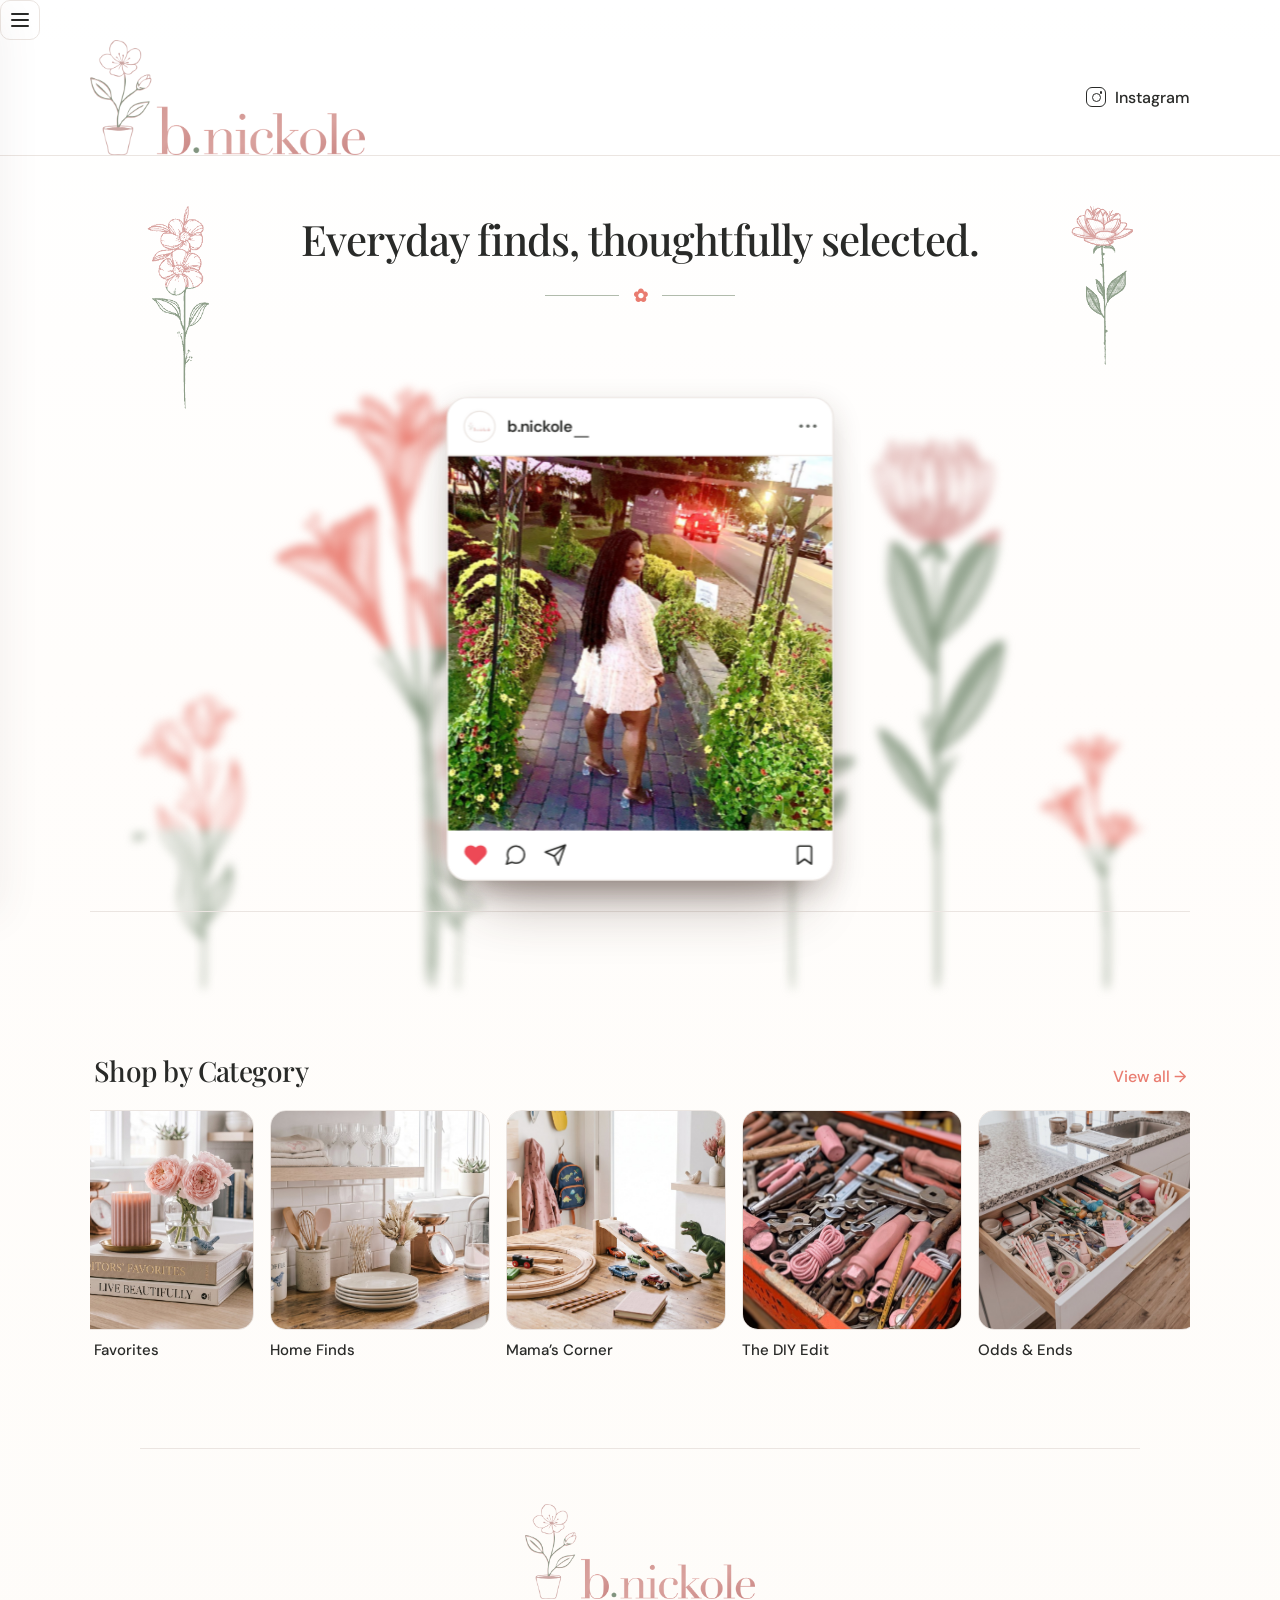
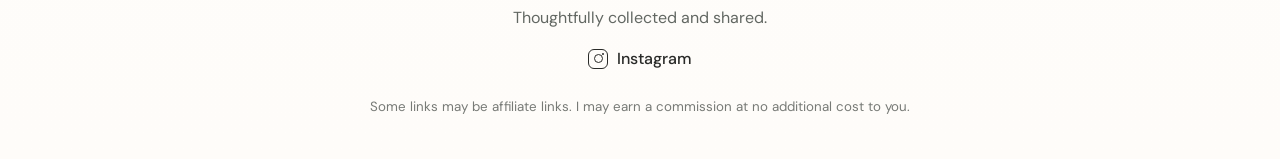
<file: index.html>
<!doctype html>
<html lang="en">
<head>
  <meta charset="utf-8">
  <meta name="viewport" content="width=device-width, initial-scale=1">
  <meta name="description" content="B.Nickole — thoughtfully collected everyday favorites, home finds, motherhood, DIY projects, and odds and ends.">
  <meta name="theme-color" content="#fffdfb">
  <title>B.Nickole | Thoughtfully Collected</title>
  <link rel="canonical" href="https://bnickole.com/">
  <link rel="icon" href="assets/images/favicon.ico" sizes="any">
  <link rel="icon" type="image/png" sizes="32x32" href="assets/images/favicon-32.png">
  <link rel="icon" type="image/png" sizes="192x192" href="assets/images/favicon-192.png">
  <link rel="apple-touch-icon" href="assets/images/apple-touch-icon.png">
  <link rel="manifest" href="site.webmanifest">
  <link rel="preconnect" href="https://fonts.googleapis.com">
  <link rel="preconnect" href="https://fonts.gstatic.com" crossorigin>
  <link href="https://fonts.googleapis.com/css2?family=DM+Sans:wght@400;500;600&family=Playfair+Display:wght@500;600&display=swap" rel="stylesheet">
  <link rel="stylesheet" href="styles.css">
  <script src="links.js" defer></script>
  <script src="sidebar.js" defer></script>
  <script src="marquee.js" defer></script>
  <script src="carousel.js" defer></script>

  <!-- Link preview tags -- these are what iMessage, SMS/RCS, Slack, and
       social apps read to build a preview card when this URL is shared.
       Without them most apps fall back to a bare link with no image. -->
  <meta property="og:type" content="website">
  <meta property="og:site_name" content="B.Nickole">
  <meta property="og:title" content="B.Nickole | Thoughtfully Collected">
  <meta property="og:description" content="B.Nickole — thoughtfully collected everyday favorites, home finds, motherhood, DIY projects, and odds and ends.">
  <meta property="og:url" content="https://bnickole.com/">
  <meta property="og:image" content="https://bnickole.com/assets/images/og-image.png">
  <meta property="og:image:width" content="1200">
  <meta property="og:image:height" content="630">
  <meta name="twitter:card" content="summary_large_image">
  <meta name="twitter:title" content="B.Nickole | Thoughtfully Collected">
  <meta name="twitter:description" content="B.Nickole — thoughtfully collected everyday favorites, home finds, motherhood, DIY projects, and odds and ends.">
  <meta name="twitter:image" content="https://bnickole.com/assets/images/og-image.png">
</head>
<body>
  <a class="skip-link" href="#categories">Skip to categories</a>

  <button class="sidebar-toggle" id="sidebarToggle" type="button" aria-expanded="false" aria-controls="siteSidebar" aria-label="Open menu">
    <span class="hamburger" aria-hidden="true"></span>
  </button>
  <div class="sidebar-overlay" id="sidebarOverlay" hidden></div>
  <nav class="sidebar" id="siteSidebar" aria-label="Site menu">
    <div class="sidebar-head">
      <img src="assets/images/logo.png" alt="B.Nickole" class="sidebar-logo">
      <button class="sidebar-close" id="sidebarClose" type="button" aria-label="Close menu">&times;</button>
    </div>
    <ul class="sidebar-nav">
      <li><a href="index.html#top">Home</a></li>
      <li><a href="shop.html">Shop All Categories</a></li>
      <li><a data-link="instagram" href="#" target="_blank" rel="noopener noreferrer">Instagram</a></li>
    </ul>
  </nav>

  <header class="site-header">
    <div class="header-inner">
      <a class="brand" href="#top" aria-label="B.Nickole home">
        <img src="assets/images/logo.png" alt="B.Nickole">
      </a>
      <a class="social-link" data-link="instagram" href="#" target="_blank" rel="noopener noreferrer" aria-label="Visit B.Nickole on Instagram">
        <span class="instagram-icon" aria-hidden="true"></span>
        <span>Instagram</span>
      </a>
    </div>
  </header>

  <main id="top">
    <section class="intro" aria-labelledby="intro-title">
      <img class="intro-garden-corner intro-garden-corner-left" src="assets/images/flower-wildflower.png" alt="">
      <img class="intro-garden-corner intro-garden-corner-right" src="assets/images/flower-peony.png" alt="">
      <div class="intro-copy">
        <h1 id="intro-title">Everyday finds, thoughtfully selected.</h1>
        <div class="flourish" aria-hidden="true"><span></span><b>✿</b><span></span></div>
      </div>
    </section>

    <section class="carousel-section" aria-label="Photo carousel">
      <div class="ig-garden-wrap">
        <div class="ig-flowers-blur" aria-hidden="true">
          <img class="ig-real-flower ig-real-flower-tulip" src="assets/images/flower-tulip.png" alt="">
          <img class="ig-real-flower ig-real-flower-lily" src="assets/images/flower-lily.png" alt="">
          <img class="ig-real-flower ig-real-flower-daisy" src="assets/images/flower-daisy.png" alt="">
          <img class="ig-real-flower ig-real-flower-ranunculus" src="assets/images/flower-ranunculus.png" alt="">
          <img class="ig-real-flower ig-real-flower-thistle" src="assets/images/flower-thistle.png" alt="">
          <img class="ig-real-flower ig-real-flower-lily-small" src="assets/images/flower-lily.png" alt="">
        </div>
        <div class="ig-carousel">
        <div class="ig-carousel-stage" id="igStage" data-slides='[
          {"src":"assets/images/carousel/garden-evening.jpg","alt":"Golden hour walk through a flower-lined garden path"},
          {"src":"assets/images/carousel/city-afternoon-1.jpg","alt":"Downtown afternoon in a burgundy leather jacket"},
          {"src":"assets/images/carousel/city-afternoon-2.jpg","alt":"Downtown afternoon, a second look"},
          {"src":"assets/images/carousel/mirror-selfie.jpg","alt":"Getting ready in burgundy ruffles"},
          {"src":"assets/images/carousel/car-mood.jpg","alt":"Sunny day, good mood"},
          {"src":"assets/images/carousel/festival-day.jpg","alt":"Front row at a summer festival"},
          {"src":"assets/images/carousel/graduation-day.jpg","alt":"Cap on, graduation day"}
        ]'>
          <div class="ig-face ig-face-front">
        <article class="ig-post">
          <header class="ig-post-head">
            <img class="ig-avatar" src="assets/images/logo.png" alt="">
            <span class="ig-handle" aria-label="b.nickole__">b.nickole<span class="ig-handle-us" aria-hidden="true"></span></span>
            <span class="ig-dots-icon" aria-hidden="true"><span></span><span></span><span></span></span>
          </header>
          <div class="ig-post-image"><img class="ig-post-photo" src="" alt=""></div>
          <div class="ig-post-actions" aria-hidden="true">
            <svg class="ig-heart" viewBox="0 0 24 24" fill="none" stroke="currentColor" stroke-width="1.6" stroke-linecap="round" stroke-linejoin="round"><path d="M20.84 4.61a5.5 5.5 0 0 0-7.78 0L12 5.67l-1.06-1.06a5.5 5.5 0 1 0-7.78 7.78l1.06 1.06L12 21.23l7.78-7.78 1.06-1.06a5.5 5.5 0 0 0 0-7.78z"/></svg>
            <svg viewBox="0 0 24 24" fill="none" stroke="currentColor" stroke-width="1.6" stroke-linecap="round" stroke-linejoin="round"><path d="M21 11.5a8.38 8.38 0 0 1-.9 3.8 8.5 8.5 0 0 1-7.6 4.7 8.38 8.38 0 0 1-3.8-.9L3 21l1.9-5.7a8.38 8.38 0 0 1-.9-3.8 8.5 8.5 0 0 1 4.7-7.6 8.38 8.38 0 0 1 3.8-.9h.5a8.48 8.48 0 0 1 8 8v.5z"/></svg>
            <svg viewBox="0 0 24 24" fill="none" stroke="currentColor" stroke-width="1.6" stroke-linecap="round" stroke-linejoin="round"><path d="M22 2 11 13"/><path d="M22 2 15 22l-4-9-9-4 20-7z"/></svg>
            <svg class="ig-bookmark" viewBox="0 0 24 24" fill="none" stroke="currentColor" stroke-width="1.6" stroke-linecap="round" stroke-linejoin="round"><path d="M19 21 12 16l-7 5V5a2 2 0 0 1 2-2h10a2 2 0 0 1 2 2z"/></svg>
          </div>
        </article>
          </div>
          <div class="ig-face ig-face-right">
        <article class="ig-post">
          <header class="ig-post-head">
            <img class="ig-avatar" src="assets/images/logo.png" alt="">
            <span class="ig-handle" aria-label="b.nickole__">b.nickole<span class="ig-handle-us" aria-hidden="true"></span></span>
            <span class="ig-dots-icon" aria-hidden="true"><span></span><span></span><span></span></span>
          </header>
          <div class="ig-post-image"><img class="ig-post-photo" src="" alt=""></div>
          <div class="ig-post-actions" aria-hidden="true">
            <svg class="ig-heart" viewBox="0 0 24 24" fill="none" stroke="currentColor" stroke-width="1.6" stroke-linecap="round" stroke-linejoin="round"><path d="M20.84 4.61a5.5 5.5 0 0 0-7.78 0L12 5.67l-1.06-1.06a5.5 5.5 0 1 0-7.78 7.78l1.06 1.06L12 21.23l7.78-7.78 1.06-1.06a5.5 5.5 0 0 0 0-7.78z"/></svg>
            <svg viewBox="0 0 24 24" fill="none" stroke="currentColor" stroke-width="1.6" stroke-linecap="round" stroke-linejoin="round"><path d="M21 11.5a8.38 8.38 0 0 1-.9 3.8 8.5 8.5 0 0 1-7.6 4.7 8.38 8.38 0 0 1-3.8-.9L3 21l1.9-5.7a8.38 8.38 0 0 1-.9-3.8 8.5 8.5 0 0 1 4.7-7.6 8.38 8.38 0 0 1 3.8-.9h.5a8.48 8.48 0 0 1 8 8v.5z"/></svg>
            <svg viewBox="0 0 24 24" fill="none" stroke="currentColor" stroke-width="1.6" stroke-linecap="round" stroke-linejoin="round"><path d="M22 2 11 13"/><path d="M22 2 15 22l-4-9-9-4 20-7z"/></svg>
            <svg class="ig-bookmark" viewBox="0 0 24 24" fill="none" stroke="currentColor" stroke-width="1.6" stroke-linecap="round" stroke-linejoin="round"><path d="M19 21 12 16l-7 5V5a2 2 0 0 1 2-2h10a2 2 0 0 1 2 2z"/></svg>
          </div>
        </article>
          </div>
        </div>
        <div class="ig-carousel-dots" id="igDots"></div>
        </div>
      </div>
    </section>

    <section class="scroll-strip-section" id="categories" aria-label="Shop by category">
      <div class="scroll-strip-head">
        <h2>Shop by Category</h2>
        <a class="scroll-strip-all" href="shop.html">View all →</a>
      </div>
      <div class="scroll-strip">
        <a class="strip-card coral" data-link="favorites" href="#" aria-label="Explore Current Favorites">
          <div class="strip-image"><img src="assets/images/current-favorites.jpg" alt="Pink roses and a candle arranged on coffee-table books" loading="lazy"></div>
          <span class="strip-label">Current Favorites</span>
        </a>
        <a class="strip-card blush" data-link="home" href="#" aria-label="Explore Home Finds">
          <div class="strip-image"><img src="assets/images/home-finds.jpg" alt="Bright kitchen styled with useful and decorative home pieces" loading="lazy"></div>
          <span class="strip-label">Home Finds</span>
        </a>
        <a class="strip-card blue" data-link="mama" href="#" aria-label="Explore Mama's Corner">
          <div class="strip-image"><img src="assets/images/mamas-corner.jpg" alt="A bright play space with wooden trains, toy cars, and building blocks" loading="lazy"></div>
          <span class="strip-label">Mama’s Corner</span>
        </a>
        <a class="strip-card green" data-link="diy" href="#" aria-label="Explore The DIY Edit">
          <div class="strip-image"><img src="assets/images/diy-edit.jpg" alt="A colorful collection of hand tools and DIY supplies" loading="lazy"></div>
          <span class="strip-label">The DIY Edit</span>
        </a>
        <a class="strip-card butter" data-link="odds" href="#" aria-label="Explore Odds and Ends">
          <div class="strip-image"><img src="assets/images/odds-and-ends.jpg" alt="An open kitchen drawer filled with useful and unexpected little items" loading="lazy"></div>
          <span class="strip-label">Odds &amp; Ends</span>
        </a>
      </div>
    </section>
  </main>

  <footer class="site-footer">
    <img src="assets/images/logo.png" alt="B.Nickole" class="footer-logo">
    <p>Thoughtfully collected and shared.</p>
    <a class="footer-instagram" data-link="instagram" href="#" target="_blank" rel="noopener noreferrer">
      <span class="instagram-icon" aria-hidden="true"></span> Instagram
    </a>
    <small>Some links may be affiliate links. I may earn a commission at no additional cost to you.</small>
  </footer>
</body>
</html>
</file>
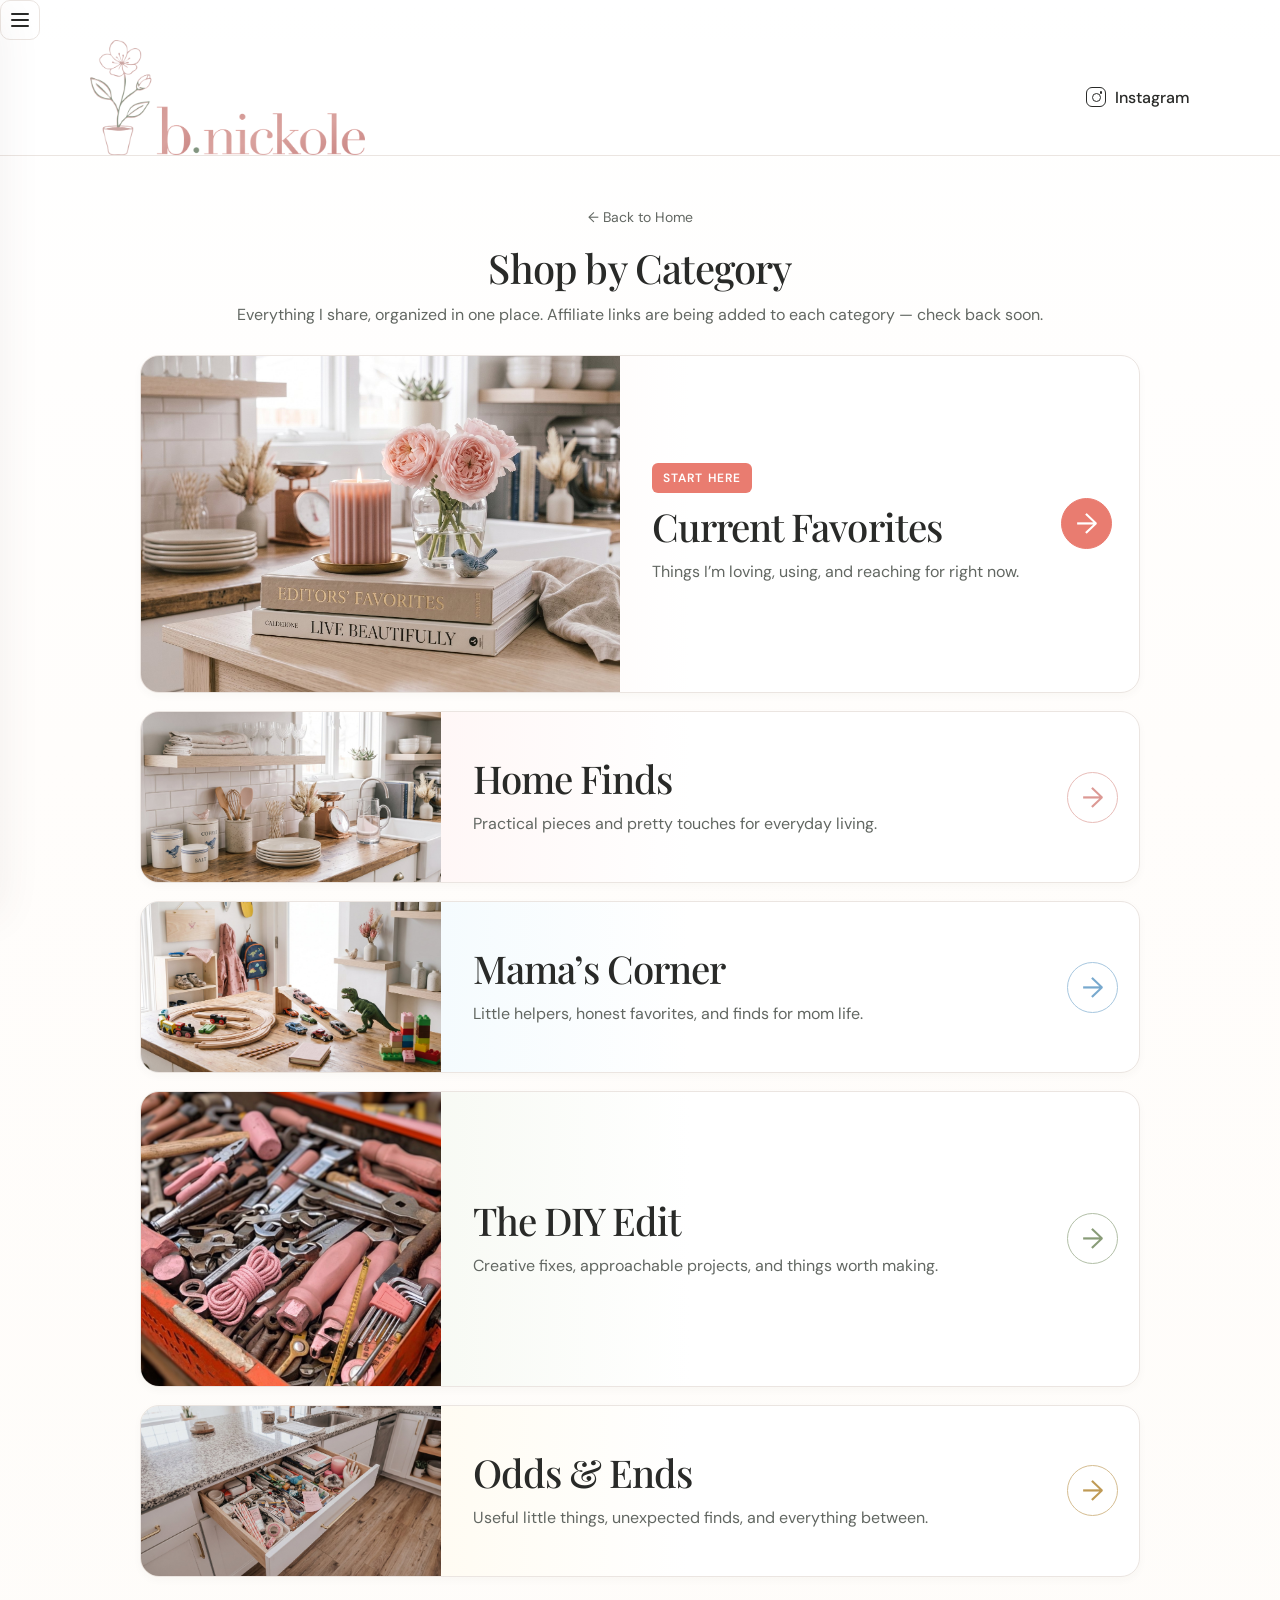
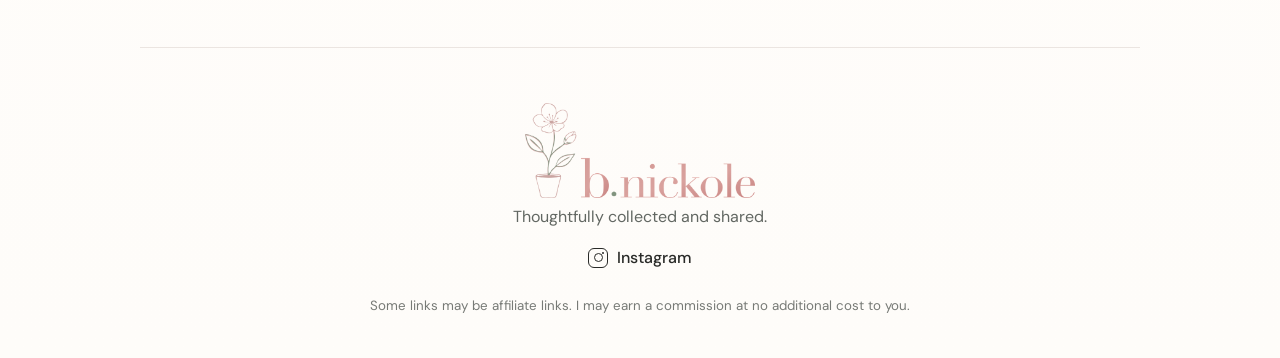
<file: shop.html>
<!doctype html>
<html lang="en">
<head>
  <meta charset="utf-8">
  <meta name="viewport" content="width=device-width, initial-scale=1">
  <meta name="description" content="Shop every B.Nickole category — Current Favorites, Home Finds, Mama's Corner, The DIY Edit, and Odds and Ends.">
  <meta name="theme-color" content="#fffdfb">
  <title>Shop All Categories | B.Nickole</title>
  <link rel="canonical" href="https://bnickole.com/shop.html">
  <link rel="icon" href="assets/images/favicon.ico" sizes="any">
  <link rel="icon" type="image/png" sizes="32x32" href="assets/images/favicon-32.png">
  <link rel="icon" type="image/png" sizes="192x192" href="assets/images/favicon-192.png">
  <link rel="apple-touch-icon" href="assets/images/apple-touch-icon.png">
  <link rel="manifest" href="site.webmanifest">
  <link rel="preconnect" href="https://fonts.googleapis.com">
  <link rel="preconnect" href="https://fonts.gstatic.com" crossorigin>
  <link href="https://fonts.googleapis.com/css2?family=DM+Sans:wght@400;500;600&family=Playfair+Display:wght@500;600&display=swap" rel="stylesheet">
  <link rel="stylesheet" href="styles.css">
  <script src="links.js" defer></script>
  <script src="sidebar.js" defer></script>

  <meta property="og:type" content="website">
  <meta property="og:site_name" content="B.Nickole">
  <meta property="og:title" content="Shop All Categories | B.Nickole">
  <meta property="og:description" content="Shop every B.Nickole category — Current Favorites, Home Finds, Mama's Corner, The DIY Edit, and Odds and Ends.">
  <meta property="og:url" content="https://bnickole.com/shop.html">
  <meta property="og:image" content="https://bnickole.com/assets/images/og-image.png">
  <meta property="og:image:width" content="1200">
  <meta property="og:image:height" content="630">
  <meta name="twitter:card" content="summary_large_image">
  <meta name="twitter:title" content="Shop All Categories | B.Nickole">
  <meta name="twitter:description" content="Shop every B.Nickole category — Current Favorites, Home Finds, Mama's Corner, The DIY Edit, and Odds and Ends.">
  <meta name="twitter:image" content="https://bnickole.com/assets/images/og-image.png">
</head>
<body>
  <a class="skip-link" href="#categories">Skip to categories</a>

  <button class="sidebar-toggle" id="sidebarToggle" type="button" aria-expanded="false" aria-controls="siteSidebar" aria-label="Open menu">
    <span class="hamburger" aria-hidden="true"></span>
  </button>
  <div class="sidebar-overlay" id="sidebarOverlay" hidden></div>
  <nav class="sidebar" id="siteSidebar" aria-label="Site menu">
    <div class="sidebar-head">
      <img src="assets/images/logo.png" alt="B.Nickole" class="sidebar-logo">
      <button class="sidebar-close" id="sidebarClose" type="button" aria-label="Close menu">&times;</button>
    </div>
    <ul class="sidebar-nav">
      <li><a href="index.html#top">Home</a></li>
      <li><a href="shop.html">Shop All Categories</a></li>
      <li><a data-link="instagram" href="#" target="_blank" rel="noopener noreferrer">Instagram</a></li>
    </ul>
  </nav>

  <header class="site-header">
    <div class="header-inner">
      <a class="brand" href="index.html#top" aria-label="B.Nickole home">
        <img src="assets/images/logo.png" alt="B.Nickole">
      </a>
      <a class="social-link" data-link="instagram" href="#" target="_blank" rel="noopener noreferrer" aria-label="Visit B.Nickole on Instagram">
        <span class="instagram-icon" aria-hidden="true"></span>
        <span>Instagram</span>
      </a>
    </div>
  </header>

  <main id="top">
    <div class="page-heading">
      <a class="back-link" href="index.html#top">← Back to Home</a>
      <h1>Shop by Category</h1>
      <p>Everything I share, organized in one place. Affiliate links are being added to each category — check back soon.</p>
    </div>

    <section class="category-list" id="categories" aria-label="Blog categories">
      <a class="category-card featured coral" data-link="favorites" href="#" aria-label="Explore Current Favorites">
        <div class="card-image"><img src="assets/images/current-favorites.jpg" alt="Pink roses and a candle arranged on coffee-table books"></div>
        <div class="card-copy">
          <span class="eyebrow">Start here</span>
          <h2>Current Favorites</h2>
          <p>Things I’m loving, using, and reaching for right now.</p>
        </div>
        <span class="arrow" aria-hidden="true">→</span>
      </a>

      <a class="category-card blush" data-link="home" href="#" aria-label="Explore Home Finds">
        <div class="card-image"><img src="assets/images/home-finds.jpg" alt="Bright kitchen styled with useful and decorative home pieces" loading="lazy"></div>
        <div class="card-copy">
          <h2>Home Finds</h2>
          <p>Practical pieces and pretty touches for everyday living.</p>
        </div>
        <span class="arrow" aria-hidden="true">→</span>
      </a>

      <a class="category-card blue" data-link="mama" href="#" aria-label="Explore Mama's Corner">
        <div class="card-image"><img src="assets/images/mamas-corner.jpg" alt="A bright play space with wooden trains, toy cars, and building blocks" loading="lazy"></div>
        <div class="card-copy">
          <h2>Mama’s Corner</h2>
          <p>Little helpers, honest favorites, and finds for mom life.</p>
        </div>
        <span class="arrow" aria-hidden="true">→</span>
      </a>

      <a class="category-card green" data-link="diy" href="#" aria-label="Explore The DIY Edit">
        <div class="card-image"><img src="assets/images/diy-edit.jpg" alt="A colorful collection of hand tools and DIY supplies" loading="lazy"></div>
        <div class="card-copy">
          <h2>The DIY Edit</h2>
          <p>Creative fixes, approachable projects, and things worth making.</p>
        </div>
        <span class="arrow" aria-hidden="true">→</span>
      </a>

      <a class="category-card butter" data-link="odds" href="#" aria-label="Explore Odds and Ends">
        <div class="card-image"><img src="assets/images/odds-and-ends.jpg" alt="An open kitchen drawer filled with useful and unexpected little items" loading="lazy"></div>
        <div class="card-copy">
          <h2>Odds &amp; Ends</h2>
          <p>Useful little things, unexpected finds, and everything between.</p>
        </div>
        <span class="arrow" aria-hidden="true">→</span>
      </a>
    </section>
  </main>

  <footer class="site-footer">
    <img src="assets/images/logo.png" alt="B.Nickole" class="footer-logo">
    <p>Thoughtfully collected and shared.</p>
    <a class="footer-instagram" data-link="instagram" href="#" target="_blank" rel="noopener noreferrer">
      <span class="instagram-icon" aria-hidden="true"></span> Instagram
    </a>
    <small>Some links may be affiliate links. I may earn a commission at no additional cost to you.</small>
  </footer>
</body>
</html>
</file>
<file: styles.css>
:root {
  --ink: #292a28;
  --muted: #626762;
  --blush: #d69d9a;
  --coral: #e97c70;
  --sage: #879982;
  --blue: #7eadd0;
  --line: #ebe5e1;
  --white: #fffdfb;
  --shadow: 0 14px 40px rgba(83, 66, 58, .08);
  --serif: "Playfair Display", Georgia, serif;
  --sans: "DM Sans", Arial, sans-serif;
}

* { box-sizing: border-box; }
html { scroll-behavior: smooth; }
body {
  margin: 0;
  color: var(--ink);
  background: linear-gradient(180deg, #fff 0%, #fffdfb 38%, #fefcf9 100%);
  font-family: var(--sans);
  -webkit-font-smoothing: antialiased;
}
img { display: block; max-width: 100%; }
a { color: inherit; }

.skip-link {
  position: fixed;
  top: 10px;
  left: 10px;
  z-index: 20;
  padding: 10px 14px;
  background: var(--ink);
  color: #fff;
  border-radius: 8px;
  transform: translateY(-150%);
}
.skip-link:focus { transform: none; }

.site-header {
  position: sticky;
  top: 0;
  z-index: 10;
  background: rgba(255, 255, 255, .92);
  border-bottom: 1px solid var(--line);
  backdrop-filter: blur(16px);
}
.header-inner {
  width: min(1100px, calc(100% - 40px));
  min-height: 96px;
  margin: auto;
  display: flex;
  align-items: center;
  justify-content: space-between;
  gap: 24px;
}
.brand { width: 275px; }
.social-link,
.footer-instagram {
  display: inline-flex;
  align-items: center;
  gap: 9px;
  font-weight: 500;
  text-decoration: none;
}
.social-link { padding: 12px 0; }
.social-link:hover,
.footer-instagram:hover { color: var(--coral); }
.instagram-icon {
  display: inline-block;
  width: 20px;
  height: 20px;
  border: 1.8px solid currentColor;
  border-radius: 6px;
  position: relative;
}
.instagram-icon::before {
  content: "";
  position: absolute;
  inset: 4.5px;
  border: 1.6px solid currentColor;
  border-radius: 50%;
}
.instagram-icon::after {
  content: "";
  position: absolute;
  width: 2.5px;
  height: 2.5px;
  right: 3px;
  top: 3px;
  border-radius: 50%;
  background: currentColor;
}

main { padding: 0 20px; }
.intro {
  max-width: 1000px;
  margin: 58px auto 34px;
  text-align: center;
}
.intro h1 {
  margin: 0;
  font: 500 clamp(28px, 4vw, 42px)/1.2 var(--serif);
  letter-spacing: -.02em;
}
.flourish {
  margin: 20px auto 0;
  display: flex;
  width: 190px;
  align-items: center;
  justify-content: center;
  gap: 14px;
  color: var(--coral);
}
.flourish span { flex: 1; height: 1px; background: var(--sage); opacity: .65; }
.flourish b { font-size: 18px; }

.category-list {
  width: min(1000px, 100%);
  margin: 0 auto;
  display: grid;
  gap: 18px;
}
.category-card {
  --accent: var(--blush);
  --tint: #fff4f3;
  min-height: 170px;
  display: grid;
  grid-template-columns: 300px 1fr 72px;
  align-items: center;
  overflow: hidden;
  color: inherit;
  background: linear-gradient(90deg, var(--tint) 0 11%, #fff 55%);
  border: 1px solid var(--line);
  border-radius: 19px;
  text-decoration: none;
  box-shadow: 0 3px 9px rgba(72, 54, 45, .03);
  transition: transform .24s ease, box-shadow .24s ease, border-color .24s ease;
}
.category-card:hover,
.category-card:focus-visible {
  transform: translateY(-3px);
  border-color: color-mix(in srgb, var(--accent) 45%, var(--line));
  box-shadow: var(--shadow);
  outline: none;
}
.category-card.featured { min-height: 255px; grid-template-columns: 48% 1fr 78px; }
.card-image { height: 100%; min-height: 170px; overflow: hidden; }
.featured .card-image { min-height: 255px; }
.card-image img {
  width: 100%;
  height: 100%;
  object-fit: cover;
  transition: transform .45s ease;
}
.category-card:hover .card-image img { transform: scale(1.025); }
.card-copy { padding: 30px 32px; }
.card-copy h2 {
  margin: 0;
  font: 500 clamp(27px, 3vw, 39px)/1.12 var(--serif);
  letter-spacing: -.025em;
}
.card-copy p {
  margin: 12px 0 0;
  color: var(--muted);
  font-size: 16px;
  line-height: 1.55;
}
.eyebrow {
  display: inline-block;
  margin-bottom: 12px;
  padding: 7px 11px;
  color: white;
  background: var(--accent);
  border-radius: 6px;
  font-size: 12px;
  font-weight: 600;
  letter-spacing: .09em;
  text-transform: uppercase;
}
.arrow {
  display: grid;
  place-items: center;
  width: 51px;
  height: 51px;
  color: var(--accent);
  border: 1px solid color-mix(in srgb, var(--accent) 65%, white);
  border-radius: 50%;
  font-size: 28px;
  transition: color .2s ease, background .2s ease, transform .2s ease;
}
.featured .arrow { color: white; background: var(--accent); border-color: var(--accent); }
.category-card:hover .arrow { color: white; background: var(--accent); transform: translateX(3px); }
.coral { --accent: #e97c70; --tint: #fff0ed; }
.blush { --accent: #dc9994; --tint: #fff1f0; }
.blue { --accent: #78a9ce; --tint: #edf8fd; }
.green { --accent: #899c78; --tint: #f2f6ec; }
.butter { --accent: #bf9a55; --tint: #fff9e9; }

.site-footer {
  width: min(1000px, calc(100% - 40px));
  margin: 70px auto 0;
  padding: 55px 20px 42px;
  text-align: center;
  border-top: 1px solid var(--line);
}
.footer-logo { width: 230px; margin: auto; }
.site-footer p { margin: 8px 0 20px; color: var(--muted); }
.footer-instagram { margin-bottom: 28px; }
.site-footer small { display: block; color: #777a76; line-height: 1.5; }

@media (max-width: 760px) {
  .header-inner { min-height: 76px; width: min(100% - 28px, 1100px); }
  .brand { width: 205px; }
  .social-link span:last-child { display: none; }
  .intro { margin: 42px auto 28px; }
  .intro h1 { font-size: clamp(27px, 8vw, 35px); }
  .category-card,
  .category-card.featured {
    min-height: 0;
    grid-template-columns: 124px 1fr 45px;
    border-radius: 15px;
  }
  .category-card.featured { grid-template-columns: 1fr; }
  .card-image { min-height: 150px; }
  .featured .card-image { min-height: 215px; }
  .featured .card-copy { padding-right: 70px; }
  .featured .arrow { position: absolute; right: 35px; margin-top: 215px; }
  .category-card.featured { position: relative; }
  .card-copy { padding: 22px 18px; }
  .card-copy h2 { font-size: clamp(23px, 6vw, 30px); }
  .card-copy p { display: none; }
  .featured .card-copy p { display: block; font-size: 14px; }
  .eyebrow { margin-bottom: 8px; }
  .arrow { width: 38px; height: 38px; font-size: 22px; }
}

@media (max-width: 450px) {
  main { padding: 0 13px; }
  .category-list { gap: 13px; }
  .category-card:not(.featured) { grid-template-columns: 105px 1fr 38px; }
  .card-image { min-height: 135px; }
  .card-copy { padding: 18px 13px; }
  .card-copy h2 { font-size: 22px; }
  .arrow { width: 32px; height: 32px; font-size: 19px; }
  .site-footer { width: calc(100% - 26px); }
}

@media (prefers-reduced-motion: reduce) {
  * { scroll-behavior: auto !important; transition: none !important; }
}

/* ===== Sidebar ===== */
.sidebar-toggle {
  display: inline-flex;
  align-items: center;
  justify-content: center;
  width: 40px;
  height: 40px;
  margin-right: 4px;
  padding: 0;
  background: none;
  border: 1px solid var(--line);
  border-radius: 10px;
  cursor: pointer;
  flex: 0 0 auto;
}
.sidebar-toggle:hover { border-color: var(--coral); }
.hamburger,
.hamburger::before,
.hamburger::after {
  display: block;
  width: 18px;
  height: 2px;
  background: var(--ink);
  border-radius: 2px;
}
.hamburger { position: relative; }
.hamburger::before,
.hamburger::after {
  content: "";
  position: absolute;
  left: 0;
}
.hamburger::before { top: -6px; }
.hamburger::after { top: 6px; }

.header-inner { position: relative; }

.sidebar-overlay {
  position: fixed;
  inset: 0;
  z-index: 30;
  background: rgba(41, 42, 40, .38);
  opacity: 0;
  transition: opacity .25s ease;
}
.sidebar-overlay.is-visible { opacity: 1; }

.sidebar {
  position: fixed;
  top: 0;
  left: 0;
  z-index: 31;
  width: min(280px, 82vw);
  height: 100%;
  background: var(--white);
  border-right: 1px solid var(--line);
  box-shadow: var(--shadow);
  transform: translateX(-100%);
  transition: transform .3s ease;
  display: flex;
  flex-direction: column;
}
.sidebar.is-open { transform: translateX(0); }
.sidebar-head {
  display: flex;
  align-items: center;
  justify-content: space-between;
  padding: 22px 20px;
  border-bottom: 1px solid var(--line);
}
.sidebar-logo { width: 150px; }
.sidebar-close {
  width: 34px;
  height: 34px;
  border: none;
  background: none;
  font-size: 24px;
  line-height: 1;
  color: var(--muted);
  cursor: pointer;
}
.sidebar-close:hover { color: var(--coral); }
.sidebar-nav {
  list-style: none;
  margin: 0;
  padding: 14px 10px;
  display: flex;
  flex-direction: column;
  gap: 2px;
}
.sidebar-nav a {
  display: block;
  padding: 13px 14px;
  border-radius: 10px;
  text-decoration: none;
  font-weight: 500;
}
.sidebar-nav a:hover,
.sidebar-nav a:focus-visible { background: #fff4f3; color: var(--coral); }
body.sidebar-open { overflow: hidden; }

/* ===== Horizontal scroll strip ===== */
.scroll-strip-section {
  width: min(1100px, 100%);
  margin: 46px auto 0;
}
.scroll-strip-head {
  display: flex;
  align-items: baseline;
  justify-content: space-between;
  gap: 16px;
  margin-bottom: 18px;
  padding: 0 4px;
}
.scroll-strip-head h2 {
  margin: 0;
  font: 500 clamp(22px, 3vw, 28px)/1.2 var(--serif);
  letter-spacing: -.02em;
}
.scroll-strip-all {
  flex: 0 0 auto;
  font-weight: 500;
  text-decoration: none;
  color: var(--coral);
  white-space: nowrap;
}
.scroll-strip-all:hover { text-decoration: underline; }
.scroll-strip {
  display: flex;
  gap: 16px;
  overflow-x: auto;
  overscroll-behavior-x: contain;
  scroll-behavior: auto;
  padding: 4px 4px 18px;
  scroll-snap-type: none;
  cursor: grab;
  scrollbar-width: thin;
  scrollbar-color: var(--blush) transparent;
}
.scroll-strip::-webkit-scrollbar { height: 8px; }
.scroll-strip::-webkit-scrollbar-thumb { background: var(--blush); border-radius: 8px; }
.strip-card {
  --accent: var(--blush);
  flex: 0 0 auto;
  width: 220px;
  scroll-snap-align: start;
  text-decoration: none;
  color: inherit;
}
.strip-image {
  width: 220px;
  height: 220px;
  border-radius: 16px;
  overflow: hidden;
  border: 1px solid var(--line);
}
.strip-image img {
  width: 100%;
  height: 100%;
  object-fit: cover;
  transition: transform .35s ease;
}
.strip-card:hover .strip-image img { transform: scale(1.04); }
.strip-label {
  display: block;
  margin-top: 10px;
  font-weight: 500;
  font-size: 15px;
}
.strip-card.coral { --accent: #e97c70; }
.strip-card.blush { --accent: #dc9994; }
.strip-card.blue { --accent: #78a9ce; }
.strip-card.green { --accent: #899c78; }
.strip-card.butter { --accent: #bf9a55; }

/* ===== Carousel placeholder ===== */
.carousel-section {
  width: min(1100px, 100%);
  margin: 50px auto 0;
}
.carousel-placeholder {
  padding: 62px 24px;
  text-align: center;
  background: linear-gradient(180deg, #fff9f3 0%, #fdf4f0 100%);
  border: 1.5px dashed color-mix(in srgb, var(--blush) 55%, var(--line));
  border-radius: 22px;
}
.carousel-icon {
  display: inline-block;
  margin-bottom: 10px;
  font-size: 26px;
  color: var(--coral);
}
.carousel-eyebrow {
  margin: 0 0 10px;
  color: var(--coral);
  font-size: 12px;
  font-weight: 600;
  letter-spacing: .09em;
  text-transform: uppercase;
}
.carousel-placeholder h2 {
  margin: 0 auto;
  max-width: 480px;
  font: 500 clamp(22px, 3vw, 28px)/1.3 var(--serif);
  letter-spacing: -.02em;
}
.carousel-placeholder-inner p {
  margin: 12px auto 0;
  max-width: 440px;
  color: var(--muted);
  font-size: 15px;
  line-height: 1.6;
}
.carousel-dots {
  display: flex;
  justify-content: center;
  gap: 8px;
  margin-top: 26px;
}
.carousel-dots span {
  width: 7px;
  height: 7px;
  border-radius: 50%;
  background: color-mix(in srgb, var(--blush) 60%, var(--line));
}
.carousel-dots span:first-child { background: var(--coral); }

/* ===== Shop page heading ===== */
.page-heading {
  max-width: 900px;
  margin: 50px auto 30px;
  text-align: center;
}
.page-heading .back-link {
  display: inline-block;
  margin-bottom: 18px;
  color: var(--muted);
  font-size: 14px;
  text-decoration: none;
}
.page-heading .back-link:hover { color: var(--coral); }
.page-heading h1 {
  margin: 0;
  font: 500 clamp(28px, 4vw, 40px)/1.2 var(--serif);
  letter-spacing: -.02em;
}
.page-heading p { margin: 12px 0 0; color: var(--muted); }

@media (max-width: 760px) {
  .strip-image, .strip-card { width: 168px; }
  .strip-image { height: 168px; }
  .carousel-placeholder { padding: 44px 18px; }
}

/* ===== Instagram-style cube photo carousel ===== */
.carousel-section {
  display: flex;
  justify-content: center;
}
.ig-carousel {
  width: min(340px, 86vw);
  perspective: 1400px;
  border-radius: 18px;
  box-shadow: 0 32px 60px -12px rgba(60, 40, 32, .38), 0 14px 28px -10px rgba(60, 40, 32, .28);
}
.ig-carousel-stage {
  position: relative;
  width: 100%;
  aspect-ratio: 4 / 5;
  transform-style: preserve-3d;
  transition: transform .9s cubic-bezier(.65, 0, .35, 1);
}
.ig-carousel-stage.is-spinning { transform: rotateY(-90deg); }
.ig-carousel-stage.is-resetting { transition: none; }
.ig-face {
  position: absolute;
  inset: 0;
  backface-visibility: hidden;
}
.ig-face-front { transform: rotateY(0deg) translateZ(var(--half-w, 170px)); }
.ig-face-right { transform: rotateY(90deg) translateZ(var(--half-w, 170px)); }

.ig-post {
  height: 100%;
  display: flex;
  flex-direction: column;
  background: #fff;
  border: 1px solid var(--line);
  border-radius: 18px;
  overflow: hidden;
  box-shadow: 0 10px 26px rgba(60, 40, 32, .2);
}
.ig-post-head {
  display: flex;
  align-items: center;
  gap: 10px;
  padding: 11px 14px;
  border-bottom: 1px solid var(--line);
  flex: 0 0 auto;
}
.ig-avatar {
  width: 28px;
  height: 28px;
  border-radius: 50%;
  object-fit: contain;
  border: 1px solid var(--line);
  padding: 3px;
  background: #fff;
}
.ig-handle { font-weight: 600; font-size: 14px; letter-spacing: -.01em; }
.ig-handle-us {
  display: inline-block;
  width: .95em;
  height: .09em;
  margin-left: 1px;
  background: currentColor;
  transform: translateY(.32em);
  vertical-align: baseline;
}
.ig-dots-icon {
  margin-left: auto;
  display: flex;
  align-items: center;
  gap: 3px;
}
.ig-dots-icon span { width: 3px; height: 3px; border-radius: 50%; background: var(--muted); }
.ig-post-image { flex: 1; min-height: 0; overflow: hidden; background: var(--line); }
.ig-post-image img { width: 100%; height: 100%; object-fit: cover; }
.ig-post-actions {
  display: flex;
  align-items: center;
  gap: 14px;
  padding: 11px 14px;
  color: var(--ink);
  flex: 0 0 auto;
}
.ig-post-actions svg { width: 21px; height: 21px; }
.ig-post-actions .ig-bookmark { margin-left: auto; }
.ig-heart { fill: #ed4956; stroke: #ed4956; }

.ig-carousel-dots {
  display: flex;
  justify-content: center;
  gap: 7px;
  margin-top: 18px;
}
.ig-dot {
  width: 7px;
  height: 7px;
  padding: 0;
  border: none;
  border-radius: 50%;
  background: color-mix(in srgb, var(--blush) 55%, var(--line));
  cursor: pointer;
}
.ig-dot.is-active { background: var(--coral); }

/* ===== Garden illustration framing the hero ===== */
.intro {
  position: relative;
}
.intro-copy {
  position: relative;
  z-index: 2;
}
.intro-garden-corner {
  position: absolute;
  top: -10px;
  width: 68px;
  height: auto;
  z-index: 1;
  opacity: .95;
  pointer-events: none;
}
.intro-garden-corner-left { left: 4px; }
.intro-garden-corner-right { right: 4px; }

@media (max-width: 760px) {
  .intro-garden-corner { width: 46px; }
}

/* ===== Swaying flower bed behind + below the Instagram carousel ===== */
.ig-garden-wrap {
  position: relative;
  width: 100%;
  display: flex;
  justify-content: center;
  padding: 70px 0 130px;
}
.ig-garden-wrap::after {
  content: "";
  position: absolute;
  left: 0;
  right: 0;
  bottom: 96px;
  height: 1px;
  background: #ebe5e1;
  z-index: 0;
}
.ig-carousel {
  position: relative;
  z-index: 1;
}

@keyframes ig-sway {
  0%, 100% { transform: rotate(calc(var(--amt, 3deg) * -1)); }
  50% { transform: rotate(var(--amt, 3deg)); }
}

.ig-flowers-blur {
  position: absolute;
  inset: 0;
  z-index: 0;
  filter: blur(5px);
  pointer-events: none;
}
.ig-real-flower {
  position: absolute;
  bottom: 16px;
  z-index: 0;
  pointer-events: none;
  transform-origin: 50% 100%;
  animation-name: ig-sway;
  animation-timing-function: ease-in-out;
  animation-iteration-count: infinite;
}
.ig-real-flower-tulip {
  left: 4%;
  height: 300px;
  animation-duration: 4.1s;
  animation-delay: -2.6s;
  --amt: 2.8deg;
}
.ig-real-flower-lily {
  left: 16%;
  height: 610px;
  animation-duration: 4.6s;
  animation-delay: -0.8s;
  --amt: 2.2deg;
}
.ig-real-flower-daisy {
  left: 30%;
  height: 260px;
  animation-duration: 5.1s;
  animation-delay: -3.4s;
  --amt: 2.6deg;
}
.ig-real-flower-ranunculus {
  right: 30%;
  height: 340px;
  animation-duration: 4.4s;
  animation-delay: -1.9s;
  --amt: 2.4deg;
}
.ig-real-flower-thistle {
  right: 16%;
  height: 560px;
  animation-duration: 5.4s;
  animation-delay: -2.2s;
  --amt: 2.0deg;
}
.ig-real-flower-lily-small {
  right: 4%;
  height: 260px;
  animation-duration: 3.9s;
  animation-delay: -1.1s;
  --amt: 3.0deg;
}
@media (prefers-reduced-motion: reduce) {
  .ig-real-flower { animation: none; }
}

@media (max-width: 760px) {
  .ig-garden-wrap { padding: 44px 0 90px; }
  .ig-garden-wrap::after { bottom: 60px; }
  .ig-real-flower-tulip { height: 150px; left: 2%; }
  .ig-real-flower-lily { height: 300px; left: 12%; }
  .ig-real-flower-daisy { height: 130px; left: 27%; }
  .ig-real-flower-ranunculus { height: 165px; right: 27%; }
  .ig-real-flower-thistle { height: 275px; right: 12%; }
  .ig-real-flower-lily-small { height: 130px; right: 2%; }
}
</file>
